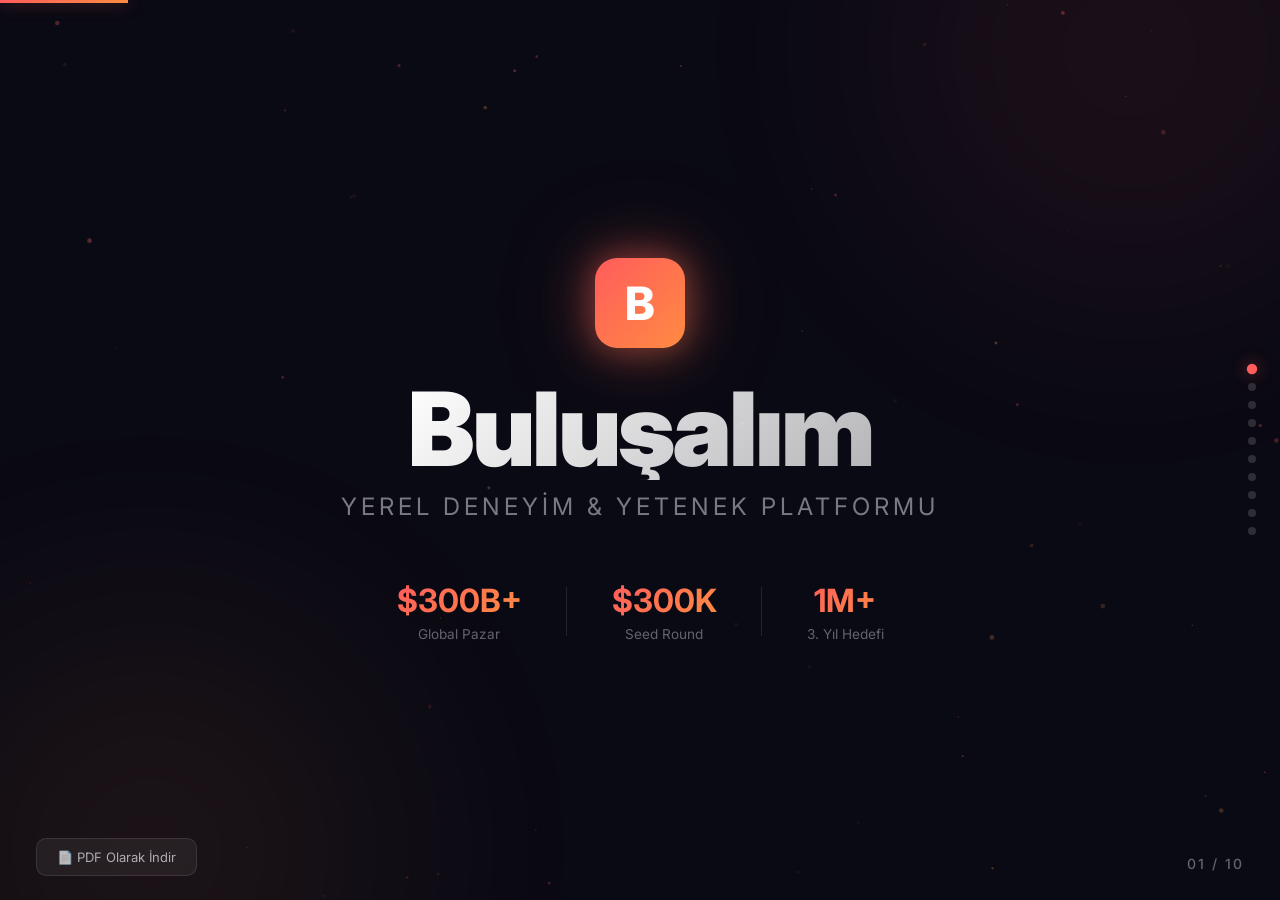
<file: sunum.html>
<!DOCTYPE html>
<html lang="tr">
<head>
<meta charset="UTF-8">
<meta name="viewport" content="width=device-width, initial-scale=1.0">
<title>Buluşalım — Yatırımcı Sunumu</title>
<meta name="description" content="Buluşalım: Yerel Deneyim & Yetenek Platformu — Yatırımcı Pitch Deck">
<link href="https://fonts.googleapis.com/css2?family=Inter:wght@300;400;500;600;700;800;900&display=swap" rel="stylesheet">
<style>
/* ─── RESET & BASE ───────────────────────────────── */
*, *::before, *::after { margin: 0; padding: 0; box-sizing: border-box; }
html { scroll-behavior: smooth; overflow: hidden; font-size: 16px; }
body {
  font-family: 'Inter', -apple-system, BlinkMacSystemFont, sans-serif;
  background: #0a0a14;
  color: #e8e8f0;
  overflow: hidden;
  -webkit-font-smoothing: antialiased;
}

/* ─── SLIDE CONTAINER ────────────────────────────── */
#deck {
  position: relative;
  width: 100vw;
  height: 100vh;
  overflow: hidden;
}

.slide {
  position: absolute;
  top: 0; left: 0;
  width: 100vw;
  height: 100vh;
  display: flex;
  flex-direction: column;
  align-items: center;
  justify-content: center;
  padding: 60px 80px;
  opacity: 0;
  visibility: hidden;
  transition: opacity 0.7s cubic-bezier(0.4, 0, 0.2, 1),
              transform 0.7s cubic-bezier(0.4, 0, 0.2, 1);
  transform: translateY(30px) scale(0.98);
  z-index: 0;
  overflow: hidden;
}

.slide.active {
  opacity: 1;
  visibility: visible;
  transform: translateY(0) scale(1);
  z-index: 10;
}

.slide.exit-up {
  opacity: 0;
  transform: translateY(-40px) scale(0.97);
}

/* ─── PARTICLE CANVAS ────────────────────────────── */
#particles-canvas {
  position: fixed;
  top: 0; left: 0;
  width: 100vw;
  height: 100vh;
  z-index: 0;
  pointer-events: none;
}

/* ─── TYPOGRAPHY ─────────────────────────────────── */
.slide-title {
  font-size: clamp(2.4rem, 5vw, 4.2rem);
  font-weight: 800;
  background: linear-gradient(135deg, #FF5C5C, #FF8C42);
  -webkit-background-clip: text;
  -webkit-text-fill-color: transparent;
  background-clip: text;
  margin-bottom: 50px;
  text-align: center;
  letter-spacing: -1px;
  line-height: 1.15;
}

.subtitle {
  font-size: clamp(1rem, 2vw, 1.4rem);
  color: rgba(232,232,240,0.6);
  font-weight: 400;
  text-align: center;
  max-width: 700px;
  line-height: 1.6;
}

/* ─── GLASSMORPHISM CARD ─────────────────────────── */
.glass-card {
  background: rgba(255,255,255,0.04);
  border: 1px solid rgba(255,255,255,0.08);
  border-radius: 20px;
  padding: 36px 32px;
  backdrop-filter: blur(20px);
  -webkit-backdrop-filter: blur(20px);
  transition: transform 0.35s ease, box-shadow 0.35s ease, border-color 0.35s ease;
}

.glass-card:hover {
  transform: translateY(-6px);
  box-shadow: 0 20px 60px rgba(255,92,92,0.12);
  border-color: rgba(255,92,92,0.2);
}

/* ─── UI CONTROLS ────────────────────────────────── */
#slide-counter {
  position: fixed;
  bottom: 28px;
  right: 36px;
  font-size: 14px;
  font-weight: 500;
  color: rgba(232,232,240,0.4);
  z-index: 100;
  letter-spacing: 2px;
}

#pdf-btn {
  position: fixed;
  bottom: 24px;
  left: 36px;
  background: rgba(255,255,255,0.06);
  border: 1px solid rgba(255,255,255,0.1);
  color: rgba(232,232,240,0.7);
  padding: 10px 20px;
  border-radius: 10px;
  font-size: 13px;
  font-family: 'Inter', sans-serif;
  cursor: pointer;
  z-index: 100;
  transition: all 0.3s ease;
  backdrop-filter: blur(10px);
}
#pdf-btn:hover {
  background: rgba(255,92,92,0.15);
  border-color: rgba(255,92,92,0.3);
  color: #fff;
}

/* Progress bar */
#progress-bar {
  position: fixed;
  top: 0; left: 0;
  height: 3px;
  background: linear-gradient(90deg, #FF5C5C, #FF8C42);
  z-index: 100;
  transition: width 0.5s cubic-bezier(0.4, 0, 0.2, 1);
  box-shadow: 0 0 15px rgba(255,92,92,0.5);
}

/* Navigation dots */
#nav-dots {
  position: fixed;
  right: 24px;
  top: 50%;
  transform: translateY(-50%);
  display: flex;
  flex-direction: column;
  gap: 10px;
  z-index: 100;
}
.nav-dot {
  width: 8px;
  height: 8px;
  border-radius: 50%;
  background: rgba(255,255,255,0.15);
  cursor: pointer;
  transition: all 0.3s ease;
  border: none;
  padding: 0;
}
.nav-dot.active {
  background: #FF5C5C;
  box-shadow: 0 0 12px rgba(255,92,92,0.5);
  transform: scale(1.3);
}
.nav-dot:hover { background: rgba(255,92,92,0.5); }

/* ─── SLIDE 1: COVER ────────────────────────────── */
.cover-logo {
  width: 90px;
  height: 90px;
  border-radius: 22px;
  background: linear-gradient(135deg, #FF5C5C, #FF8C42);
  display: flex;
  align-items: center;
  justify-content: center;
  font-size: 46px;
  font-weight: 800;
  color: #fff;
  margin-bottom: 30px;
  box-shadow: 0 0 60px rgba(255,92,92,0.35), 0 0 120px rgba(255,140,66,0.15);
  animation: logoPulseSubtle 4s ease-in-out infinite;
  position: relative;
}
.cover-logo::after {
  content: '';
  position: absolute;
  inset: -4px;
  border-radius: 26px;
  background: linear-gradient(135deg, #FF5C5C, #FF8C42);
  z-index: -1;
  opacity: 0.3;
  filter: blur(15px);
  animation: logoPulseSubtle 4s ease-in-out infinite alternate;
}

@keyframes logoPulseSubtle {
  0%, 100% { box-shadow: 0 0 40px rgba(255,92,92,0.3); }
  50% { box-shadow: 0 0 80px rgba(255,92,92,0.45), 0 0 120px rgba(255,140,66,0.2); }
}

.cover-title {
  font-size: clamp(3.5rem, 8vw, 6.5rem);
  font-weight: 900;
  letter-spacing: -3px;
  background: linear-gradient(135deg, #fff 0%, rgba(255,255,255,0.7) 100%);
  -webkit-background-clip: text;
  -webkit-text-fill-color: transparent;
  background-clip: text;
  margin-bottom: 12px;
  line-height: 1;
}

.cover-subtitle {
  font-size: clamp(1.1rem, 2.5vw, 1.5rem);
  color: rgba(232,232,240,0.5);
  font-weight: 400;
  margin-bottom: 60px;
  letter-spacing: 4px;
  text-transform: uppercase;
}

.cover-metrics {
  display: flex;
  gap: 50px;
  flex-wrap: wrap;
  justify-content: center;
}
.cover-metric {
  text-align: center;
  padding: 0 20px;
  position: relative;
}
.cover-metric:not(:last-child)::after {
  content: '';
  position: absolute;
  right: -25px;
  top: 10%;
  height: 80%;
  width: 1px;
  background: rgba(255,255,255,0.1);
}
.cover-metric-value {
  font-size: clamp(1.4rem, 3vw, 2rem);
  font-weight: 700;
  background: linear-gradient(135deg, #FF5C5C, #FF8C42);
  -webkit-background-clip: text;
  -webkit-text-fill-color: transparent;
  background-clip: text;
}
.cover-metric-label {
  font-size: 0.85rem;
  color: rgba(232,232,240,0.4);
  margin-top: 6px;
  font-weight: 400;
}

/* ─── SLIDE 2: PROBLEM ───────────────────────────── */
.slide-problem {
  background-image: url('https://images.unsplash.com/photo-1517457373958-b7bdd4587205?w=1920&q=80');
  background-size: cover;
  background-position: center;
}
.slide-problem::before {
  content: '';
  position: absolute;
  inset: 0;
  background: rgba(10,10,20,0.87);
  z-index: 1;
}
.slide-problem > * { position: relative; z-index: 2; }

.problem-title {
  font-size: clamp(3rem, 7vw, 5.5rem);
  font-weight: 900;
  color: #fff;
  margin-bottom: 60px;
  text-align: center;
  letter-spacing: -2px;
}

.problem-cards {
  display: flex;
  gap: 36px;
  max-width: 900px;
  width: 100%;
  flex-wrap: wrap;
  justify-content: center;
}
.problem-card {
  flex: 1 1 360px;
  max-width: 420px;
}
.problem-card-icon {
  font-size: 2.8rem;
  margin-bottom: 16px;
}
.problem-card-title {
  font-size: 1.2rem;
  font-weight: 700;
  color: #fff;
  margin-bottom: 10px;
}
.problem-card-text {
  font-size: 1rem;
  color: rgba(232,232,240,0.6);
  line-height: 1.6;
}

/* ─── SLIDE 3: SOLUTION ──────────────────────────── */
.phones-container {
  display: flex;
  gap: 36px;
  align-items: flex-start;
  flex-wrap: wrap;
  justify-content: center;
}
.phone-mockup {
  width: 200px;
  height: 380px;
  border-radius: 28px;
  background: #111122;
  border: 2px solid transparent;
  background-image: linear-gradient(#111122, #111122),
                    linear-gradient(135deg, #FF5C5C, #FF8C42);
  background-origin: border-box;
  background-clip: padding-box, border-box;
  padding: 20px 14px;
  display: flex;
  flex-direction: column;
  position: relative;
  overflow: hidden;
  transition: transform 0.4s ease, box-shadow 0.4s ease;
}
.phone-mockup:hover {
  transform: translateY(-10px) scale(1.03);
  box-shadow: 0 30px 80px rgba(255,92,92,0.15);
}
.phone-notch {
  width: 80px;
  height: 22px;
  background: #0a0a14;
  border-radius: 0 0 14px 14px;
  position: absolute;
  top: 0;
  left: 50%;
  transform: translateX(-50%);
}
.phone-content { margin-top: 30px; flex: 1; display: flex; flex-direction: column; gap: 10px; }

/* Phone 1 - search + cards */
.ph-search {
  height: 28px;
  border-radius: 14px;
  background: rgba(255,255,255,0.06);
  border: 1px solid rgba(255,255,255,0.08);
  display: flex;
  align-items: center;
  padding: 0 12px;
  font-size: 10px;
  color: rgba(255,255,255,0.3);
}
.ph-card {
  border-radius: 12px;
  background: rgba(255,255,255,0.04);
  border: 1px solid rgba(255,255,255,0.06);
  padding: 10px;
  display: flex;
  flex-direction: column;
  gap: 6px;
}
.ph-card-img {
  height: 50px;
  border-radius: 8px;
  background: linear-gradient(135deg, rgba(255,92,92,0.2), rgba(255,140,66,0.2));
}
.ph-card-title {
  font-size: 9px;
  font-weight: 600;
  color: rgba(255,255,255,0.7);
}
.ph-card-sub {
  font-size: 8px;
  color: rgba(255,255,255,0.35);
}

/* Phone 2 - detail */
.ph-hero {
  height: 110px;
  border-radius: 12px;
  background: linear-gradient(135deg, rgba(255,92,92,0.25), rgba(255,140,66,0.25));
  margin-bottom: 4px;
}
.ph-detail-title {
  font-size: 12px;
  font-weight: 700;
  color: #fff;
}
.ph-detail-sub {
  font-size: 9px;
  color: rgba(255,255,255,0.4);
}
.ph-book-btn {
  margin-top: auto;
  height: 32px;
  border-radius: 10px;
  background: linear-gradient(135deg, #FF5C5C, #FF8C42);
  display: flex;
  align-items: center;
  justify-content: center;
  font-size: 10px;
  font-weight: 700;
  color: #fff;
}

/* Phone 3 - chat */
.ph-bubble {
  padding: 8px 12px;
  border-radius: 14px;
  font-size: 9px;
  max-width: 85%;
  line-height: 1.4;
}
.ph-bubble.sent {
  background: linear-gradient(135deg, #FF5C5C, #FF8C42);
  color: #fff;
  align-self: flex-end;
  border-bottom-right-radius: 4px;
}
.ph-bubble.received {
  background: rgba(255,255,255,0.08);
  color: rgba(255,255,255,0.7);
  align-self: flex-start;
  border-bottom-left-radius: 4px;
}
.ph-chat-content {
  margin-top: 30px;
  flex: 1;
  display: flex;
  flex-direction: column;
  gap: 8px;
}

.phone-label {
  text-align: center;
  margin-top: 18px;
  font-size: 0.95rem;
  font-weight: 600;
  color: rgba(232,232,240,0.7);
}

/* ─── SLIDE 4: HOW IT WORKS ──────────────────────── */
.steps-row {
  display: flex;
  align-items: flex-start;
  gap: 0;
  position: relative;
  max-width: 900px;
  width: 100%;
  justify-content: center;
  flex-wrap: wrap;
}
.step-item {
  display: flex;
  flex-direction: column;
  align-items: center;
  width: 180px;
  position: relative;
  z-index: 2;
}
.step-circle {
  width: 72px;
  height: 72px;
  border-radius: 50%;
  background: rgba(255,255,255,0.04);
  border: 2px solid rgba(255,92,92,0.3);
  display: flex;
  align-items: center;
  justify-content: center;
  font-size: 1.8rem;
  margin-bottom: 16px;
  transition: all 0.4s ease;
  position: relative;
}
.step-item:hover .step-circle {
  border-color: #FF5C5C;
  box-shadow: 0 0 30px rgba(255,92,92,0.3);
  transform: scale(1.1);
}
.step-num {
  position: absolute;
  top: -8px;
  right: -8px;
  width: 22px;
  height: 22px;
  border-radius: 50%;
  background: linear-gradient(135deg, #FF5C5C, #FF8C42);
  display: flex;
  align-items: center;
  justify-content: center;
  font-size: 11px;
  font-weight: 700;
  color: #fff;
}
.step-title {
  font-size: 1rem;
  font-weight: 700;
  color: #fff;
  margin-bottom: 6px;
}
.step-desc {
  font-size: 0.82rem;
  color: rgba(232,232,240,0.45);
  text-align: center;
  line-height: 1.5;
}
.step-connector {
  position: absolute;
  top: 36px;
  left: 50%;
  transform: translateX(-50%);
  width: calc(100% - 200px);
  height: 2px;
  background: linear-gradient(90deg, rgba(255,92,92,0.2), rgba(255,140,66,0.3), rgba(255,92,92,0.2));
  z-index: 1;
}

/* ─── SLIDE 5: MARKET SIZE ───────────────────────── */
.market-circles {
  position: relative;
  width: 420px;
  height: 420px;
  display: flex;
  align-items: center;
  justify-content: center;
}
.market-ring {
  position: absolute;
  border-radius: 50%;
  display: flex;
  align-items: center;
  justify-content: center;
  flex-direction: column;
  transition: transform 0.5s ease;
}
.market-ring:hover { transform: scale(1.05); }
.market-ring.tam {
  width: 380px; height: 380px;
  border: 2px solid rgba(255,255,255,0.12);
  background: rgba(255,255,255,0.02);
}
.market-ring.sam {
  width: 260px; height: 260px;
  border: 2px solid rgba(255,140,66,0.5);
  background: rgba(255,140,66,0.06);
}
.market-ring.som {
  width: 140px; height: 140px;
  border: 2px solid #FF5C5C;
  background: rgba(255,92,92,0.1);
  box-shadow: 0 0 40px rgba(255,92,92,0.2), inset 0 0 30px rgba(255,92,92,0.1);
}
.market-label {
  font-size: 0.7rem;
  font-weight: 600;
  text-transform: uppercase;
  letter-spacing: 2px;
  color: rgba(232,232,240,0.5);
  margin-bottom: 4px;
}
.market-value {
  font-size: 1.3rem;
  font-weight: 800;
  color: #fff;
}
.tam-label {
  position: absolute;
  top: 25px;
  font-size: 0.75rem;
  color: rgba(255,255,255,0.4);
  font-weight: 500;
}
.tam-value {
  position: absolute;
  top: 44px;
  font-size: 1.1rem;
  font-weight: 700;
  color: rgba(255,255,255,0.7);
}

/* Entry animations for market circles */
.slide.active .market-ring.tam { animation: circleIn 0.8s ease-out both; }
.slide.active .market-ring.sam { animation: circleIn 0.8s 0.2s ease-out both; }
.slide.active .market-ring.som { animation: circleIn 0.8s 0.4s ease-out both; }
@keyframes circleIn {
  from { transform: scale(0); opacity: 0; }
  to { transform: scale(1); opacity: 1; }
}

/* ─── SLIDE 6: BUSINESS MODEL ────────────────────── */
.model-cards {
  display: flex;
  gap: 30px;
  max-width: 960px;
  flex-wrap: wrap;
  justify-content: center;
}
.model-card {
  flex: 1 1 260px;
  max-width: 300px;
  text-align: center;
}
.model-icon {
  font-size: 2.6rem;
  margin-bottom: 18px;
}
.model-title {
  font-size: 1.15rem;
  font-weight: 700;
  color: #fff;
  margin-bottom: 10px;
}
.model-desc {
  font-size: 0.9rem;
  color: rgba(232,232,240,0.5);
  line-height: 1.6;
}

/* ─── SLIDE 7: COMPETITION ───────────────────────── */
.comp-table-wrapper {
  max-width: 850px;
  width: 100%;
  overflow-x: auto;
}
.comp-table {
  width: 100%;
  border-collapse: separate;
  border-spacing: 0;
  font-size: 0.9rem;
}
.comp-table thead th {
  padding: 16px 20px;
  text-align: center;
  font-weight: 600;
  color: rgba(232,232,240,0.5);
  border-bottom: 1px solid rgba(255,255,255,0.08);
  font-size: 0.85rem;
  text-transform: uppercase;
  letter-spacing: 1px;
}
.comp-table thead th.highlight {
  background: linear-gradient(180deg, rgba(255,92,92,0.15), rgba(255,140,66,0.08));
  color: #FF8C42;
  border-radius: 12px 12px 0 0;
  border-bottom: none;
}
.comp-table tbody td {
  padding: 16px 20px;
  text-align: center;
  color: rgba(232,232,240,0.6);
  border-bottom: 1px solid rgba(255,255,255,0.04);
}
.comp-table tbody td:first-child {
  text-align: left;
  font-weight: 600;
  color: rgba(232,232,240,0.8);
}
.comp-table tbody td.highlight {
  background: rgba(255,92,92,0.06);
  color: #fff;
  font-weight: 600;
}
.comp-table tbody tr:last-child td.highlight {
  border-radius: 0 0 12px 12px;
}
.check { color: #4ade80; }
.cross { color: rgba(255,255,255,0.2); }

/* ─── SLIDE 8: GROWTH ────────────────────────────── */
.growth-bars {
  width: 100%;
  max-width: 700px;
  display: flex;
  flex-direction: column;
  gap: 36px;
}
.growth-row {
  display: flex;
  align-items: center;
  gap: 20px;
}
.growth-label {
  width: 55px;
  font-size: 1rem;
  font-weight: 700;
  color: rgba(232,232,240,0.6);
  text-align: right;
  flex-shrink: 0;
}
.growth-bar-track {
  flex: 1;
  height: 48px;
  background: rgba(255,255,255,0.04);
  border-radius: 14px;
  overflow: hidden;
  position: relative;
}
.growth-bar-fill {
  height: 100%;
  border-radius: 14px;
  background: linear-gradient(90deg, #FF5C5C, #FF8C42);
  display: flex;
  align-items: center;
  justify-content: flex-end;
  padding-right: 18px;
  font-size: 0.85rem;
  font-weight: 700;
  color: #fff;
  width: 0;
  transition: width 1.2s cubic-bezier(0.25, 0.46, 0.45, 0.94);
}
.growth-bar-fill.animate { /* widths set inline */ }
.growth-stats {
  width: 100px;
  text-align: right;
  flex-shrink: 0;
}
.growth-users {
  font-size: 0.95rem;
  font-weight: 700;
  color: #fff;
}
.growth-revenue {
  font-size: 0.8rem;
  color: rgba(255,140,66,0.8);
  font-weight: 500;
}

/* ─── SLIDE 9: INVESTMENT ────────────────────────── */
.invest-amount {
  font-size: clamp(3rem, 8vw, 6rem);
  font-weight: 900;
  background: linear-gradient(135deg, #FF5C5C, #FF8C42);
  -webkit-background-clip: text;
  -webkit-text-fill-color: transparent;
  background-clip: text;
  margin-bottom: 50px;
  letter-spacing: -2px;
}

.donut-container {
  display: flex;
  align-items: center;
  gap: 50px;
  flex-wrap: wrap;
  justify-content: center;
}
.donut-chart {
  width: 200px;
  height: 200px;
  border-radius: 50%;
  background: conic-gradient(
    #FF5C5C 0deg 144deg,
    #FF8C42 144deg 306deg,
    #4a9eff 306deg 360deg
  );
  display: flex;
  align-items: center;
  justify-content: center;
  position: relative;
  box-shadow: 0 0 50px rgba(255,92,92,0.15);
}
.donut-hole {
  width: 120px;
  height: 120px;
  border-radius: 50%;
  background: #0a0a14;
  display: flex;
  align-items: center;
  justify-content: center;
  flex-direction: column;
}
.donut-center-text {
  font-size: 0.8rem;
  color: rgba(232,232,240,0.5);
  font-weight: 500;
}
.donut-center-value {
  font-size: 1.1rem;
  font-weight: 700;
  color: #fff;
}

.donut-legend {
  display: flex;
  flex-direction: column;
  gap: 14px;
}
.legend-item {
  display: flex;
  align-items: center;
  gap: 12px;
  font-size: 0.95rem;
  color: rgba(232,232,240,0.7);
}
.legend-dot {
  width: 14px;
  height: 14px;
  border-radius: 4px;
  flex-shrink: 0;
}

.runway-badge {
  margin-top: 40px;
  padding: 12px 32px;
  border-radius: 50px;
  background: rgba(255,92,92,0.1);
  border: 1px solid rgba(255,92,92,0.25);
  font-size: 1rem;
  font-weight: 600;
  color: #FF8C42;
  letter-spacing: 1px;
}

/* ─── SLIDE 10: CTA ──────────────────────────────── */
.cta-logo {
  width: 100px;
  height: 100px;
  border-radius: 26px;
  background: linear-gradient(135deg, #FF5C5C, #FF8C42);
  display: flex;
  align-items: center;
  justify-content: center;
  font-size: 52px;
  font-weight: 800;
  color: #fff;
  margin-bottom: 30px;
  animation: ctaPulse 2.5s ease-in-out infinite;
  box-shadow: 0 0 60px rgba(255,92,92,0.3);
}
@keyframes ctaPulse {
  0%, 100% { box-shadow: 0 0 40px rgba(255,92,92,0.3), 0 0 80px rgba(255,92,92,0.1); transform: scale(1); }
  50% { box-shadow: 0 0 60px rgba(255,92,92,0.5), 0 0 120px rgba(255,92,92,0.2); transform: scale(1.05); }
}

.cta-title {
  font-size: clamp(2.5rem, 6vw, 4.5rem);
  font-weight: 900;
  color: #fff;
  margin-bottom: 40px;
  letter-spacing: -2px;
}

.cta-buttons {
  display: flex;
  gap: 20px;
  margin-bottom: 40px;
  flex-wrap: wrap;
  justify-content: center;
}
.cta-btn {
  padding: 16px 36px;
  border-radius: 14px;
  font-size: 1.05rem;
  font-weight: 700;
  font-family: 'Inter', sans-serif;
  cursor: pointer;
  transition: all 0.3s ease;
  border: none;
  text-decoration: none;
}
.cta-btn.primary {
  background: linear-gradient(135deg, #FF5C5C, #FF8C42);
  color: #fff;
  box-shadow: 0 8px 30px rgba(255,92,92,0.3);
}
.cta-btn.primary:hover {
  transform: translateY(-3px);
  box-shadow: 0 14px 40px rgba(255,92,92,0.45);
}
.cta-btn.secondary {
  background: rgba(255,255,255,0.06);
  border: 1px solid rgba(255,255,255,0.12);
  color: #e8e8f0;
}
.cta-btn.secondary:hover {
  background: rgba(255,255,255,0.1);
  border-color: rgba(255,92,92,0.3);
  transform: translateY(-3px);
}

.cta-tagline {
  font-size: 1.1rem;
  color: rgba(232,232,240,0.35);
  letter-spacing: 6px;
  font-weight: 500;
  text-transform: uppercase;
}

/* ─── ANIMATIONS ─────────────────────────────────── */
.fade-in-up {
  opacity: 0;
  transform: translateY(30px);
  transition: opacity 0.6s ease, transform 0.6s ease;
}
.slide.active .fade-in-up { opacity: 1; transform: translateY(0); }
.slide.active .fade-in-up:nth-child(1) { transition-delay: 0.1s; }
.slide.active .fade-in-up:nth-child(2) { transition-delay: 0.25s; }
.slide.active .fade-in-up:nth-child(3) { transition-delay: 0.4s; }
.slide.active .fade-in-up:nth-child(4) { transition-delay: 0.55s; }

/* ─── AMBIENT GLOW ───────────────────────────────── */
.ambient-glow {
  position: absolute;
  width: 500px;
  height: 500px;
  border-radius: 50%;
  filter: blur(120px);
  opacity: 0.07;
  pointer-events: none;
}
.glow-1 {
  background: #FF5C5C;
  top: -200px;
  right: -100px;
}
.glow-2 {
  background: #FF8C42;
  bottom: -200px;
  left: -100px;
}

/* ─── PRINT CSS ──────────────────────────────────── */
@media print {
  html, body { overflow: visible; height: auto; }
  #deck { height: auto; overflow: visible; }
  .slide {
    position: relative !important;
    opacity: 1 !important;
    visibility: visible !important;
    transform: none !important;
    page-break-after: always;
    height: 100vh;
    break-inside: avoid;
  }
  #particles-canvas, #pdf-btn, #slide-counter, #progress-bar, #nav-dots { display: none !important; }
  .ambient-glow { display: none; }
  @page { size: landscape; margin: 0; }
}

/* ─── RESPONSIVE ─────────────────────────────────── */
@media (max-width: 768px) {
  .slide { padding: 40px 24px; }
  .phones-container { gap: 20px; }
  .phone-mockup { width: 150px; height: 290px; }
  .problem-cards { gap: 20px; }
  .steps-row { gap: 10px; }
  .step-item { width: 140px; }
  .step-connector { display: none; }
  .market-circles { width: 300px; height: 300px; }
  .market-ring.tam { width: 280px; height: 280px; }
  .market-ring.sam { width: 190px; height: 190px; }
  .market-ring.som { width: 110px; height: 110px; }
  .cover-metrics { gap: 24px; }
  .comp-table { font-size: 0.78rem; }
  #nav-dots { display: none; }
}
</style>
</head>
<body>

<canvas id="particles-canvas"></canvas>

<div id="progress-bar"></div>

<div id="nav-dots"></div>

<div id="deck">

  <!-- ═══ SLIDE 1: COVER ═══ -->
  <section class="slide active" data-slide="0">
    <div class="ambient-glow glow-1"></div>
    <div class="ambient-glow glow-2"></div>
    <div class="cover-logo fade-in-up">B</div>
    <h1 class="cover-title fade-in-up">Buluşalım</h1>
    <p class="cover-subtitle fade-in-up">Yerel Deneyim & Yetenek Platformu</p>
    <div class="cover-metrics fade-in-up">
      <div class="cover-metric">
        <div class="cover-metric-value">$300B+</div>
        <div class="cover-metric-label">Global Pazar</div>
      </div>
      <div class="cover-metric">
        <div class="cover-metric-value">$300K</div>
        <div class="cover-metric-label">Seed Round</div>
      </div>
      <div class="cover-metric">
        <div class="cover-metric-value">1M+</div>
        <div class="cover-metric-label">3. Yıl Hedefi</div>
      </div>
    </div>
  </section>

  <!-- ═══ SLIDE 2: PROBLEM ═══ -->
  <section class="slide slide-problem" data-slide="1">
    <h2 class="problem-title fade-in-up">Bugün Ne Yapsam?</h2>
    <div class="problem-cards">
      <div class="glass-card problem-card fade-in-up">
        <div class="problem-card-icon">😔</div>
        <div class="problem-card-title">Tüketici Sorunu</div>
        <p class="problem-card-text">Lokal etkinlikleri tek bir yerde bulamıyor. Arama motoru, sosyal medya ve arkadaş tavsiyeleri arasında kayboluyorlar.</p>
      </div>
      <div class="glass-card problem-card fade-in-up">
        <div class="problem-card-icon">🎨</div>
        <div class="problem-card-title">Yetenek Sorunu</div>
        <p class="problem-card-text">Yeteneklerini gelire dönüştüremiyor. Yoga eğitmenleri, şefler, sanatçılar kitlelere ulaşamıyor.</p>
      </div>
    </div>
  </section>

  <!-- ═══ SLIDE 3: SOLUTION ═══ -->
  <section class="slide" data-slide="2">
    <div class="ambient-glow glow-1"></div>
    <h2 class="slide-title fade-in-up">Buluşalım ile Tanış</h2>
    <div class="phones-container fade-in-up">
      <!-- Phone 1: Discover -->
      <div>
        <div class="phone-mockup">
          <div class="phone-notch"></div>
          <div class="phone-content">
            <div class="ph-search">🔍 Etkinlik ara…</div>
            <div class="ph-card">
              <div class="ph-card-img"></div>
              <div class="ph-card-title">Seramik Atölyesi</div>
              <div class="ph-card-sub">📍 Kadıköy · ⭐ 4.9</div>
            </div>
            <div class="ph-card">
              <div class="ph-card-img" style="background: linear-gradient(135deg, rgba(74,158,255,0.2), rgba(140,92,255,0.2));"></div>
              <div class="ph-card-title">Fotoğraf Turu</div>
              <div class="ph-card-sub">📍 Balat · ⭐ 4.8</div>
            </div>
          </div>
        </div>
        <div class="phone-label">Keşfet</div>
      </div>
      <!-- Phone 2: Book -->
      <div>
        <div class="phone-mockup">
          <div class="phone-notch"></div>
          <div class="phone-content">
            <div class="ph-hero"></div>
            <div class="ph-detail-title">Seramik Atölyesi</div>
            <div class="ph-detail-sub">Elif K. · 2 saat · ₺250</div>
            <div style="display:flex; gap:4px; margin-top:6px;">
              <span style="font-size:9px; background:rgba(255,92,92,0.15); padding:3px 8px; border-radius:20px; color:#FF8C42;">🎨 Sanat</span>
              <span style="font-size:9px; background:rgba(255,255,255,0.06); padding:3px 8px; border-radius:20px; color:rgba(255,255,255,0.5);">📍 Kadıköy</span>
            </div>
            <div class="ph-book-btn">Rezerve Et</div>
          </div>
        </div>
        <div class="phone-label">Rezerve Et</div>
      </div>
      <!-- Phone 3: Chat -->
      <div>
        <div class="phone-mockup">
          <div class="phone-notch"></div>
          <div class="ph-chat-content" style="padding: 0 14px;">
            <div class="ph-bubble received">Merhaba! Atölye hakkında sormak istediğiniz bir şey var mı? 😊</div>
            <div class="ph-bubble sent">Merhaba! Malzemeleri getirmemiz gerekiyor mu?</div>
            <div class="ph-bubble received">Hayır, tüm malzemeler dahil! Sadece kendinizi getirin 🎉</div>
            <div class="ph-bubble sent">Harika, teşekkürler! ❤️</div>
          </div>
        </div>
        <div class="phone-label">Sohbet Et</div>
      </div>
    </div>
  </section>

  <!-- ═══ SLIDE 4: HOW IT WORKS ═══ -->
  <section class="slide" data-slide="3">
    <div class="ambient-glow glow-2"></div>
    <h2 class="slide-title fade-in-up">Nasıl Çalışır?</h2>
    <div class="steps-row fade-in-up">
      <div class="step-connector"></div>
      <div class="step-item">
        <div class="step-circle">🔍<span class="step-num">1</span></div>
        <div class="step-title">Keşfet</div>
        <div class="step-desc">Yakınındaki etkinlikleri ve yetenekleri keşfet</div>
      </div>
      <div class="step-item">
        <div class="step-circle">❤️<span class="step-num">2</span></div>
        <div class="step-title">Seç</div>
        <div class="step-desc">İlgini çeken deneyimi seç ve detayları incele</div>
      </div>
      <div class="step-item">
        <div class="step-circle">🎫<span class="step-num">3</span></div>
        <div class="step-title">Katıl</div>
        <div class="step-desc">Güvenle rezervasyon yap ve deneyime katıl</div>
      </div>
      <div class="step-item">
        <div class="step-circle">🌟<span class="step-num">4</span></div>
        <div class="step-title">Paylaş</div>
        <div class="step-desc">Deneyimini değerlendir ve toplulukla paylaş</div>
      </div>
    </div>
  </section>

  <!-- ═══ SLIDE 5: MARKET SIZE ═══ -->
  <section class="slide" data-slide="4">
    <h2 class="slide-title fade-in-up">Pazar Büyüklüğü</h2>
    <div class="market-circles fade-in-up">
      <div class="market-ring tam">
        <span class="tam-label">TAM</span>
        <span class="tam-value">$300B+</span>
      </div>
      <div class="market-ring sam">
        <div class="market-label">SAM</div>
        <div class="market-value">$1.2B</div>
      </div>
      <div class="market-ring som">
        <div class="market-label">SOM</div>
        <div class="market-value">$60M</div>
      </div>
    </div>
  </section>

  <!-- ═══ SLIDE 6: BUSINESS MODEL ═══ -->
  <section class="slide" data-slide="5">
    <div class="ambient-glow glow-1"></div>
    <h2 class="slide-title fade-in-up">İş Modeli</h2>
    <div class="model-cards fade-in-up">
      <div class="glass-card model-card">
        <div class="model-icon">💸</div>
        <div class="model-title">Komisyon %10-15</div>
        <p class="model-desc">Her başarılı rezervasyondan komisyon. Deneyim sağlayıcı ve tüketici arasında güvenli ödeme.</p>
      </div>
      <div class="glass-card model-card">
        <div class="model-icon">🚀</div>
        <div class="model-title">Öne Çıkarma</div>
        <p class="model-desc">Deneyim sağlayıcıları için premium listeleme ve arama sonuçlarında üst sıra garantisi.</p>
      </div>
      <div class="glass-card model-card">
        <div class="model-icon">⭐</div>
        <div class="model-title">Buluşalım Pro</div>
        <p class="model-desc">Profesyonel araçlar, analitik dashboard ve öncelikli destek abonelik paketi.</p>
      </div>
    </div>
  </section>

  <!-- ═══ SLIDE 7: COMPETITION ═══ -->
  <section class="slide" data-slide="6">
    <h2 class="slide-title fade-in-up">Rekabet Avantajı</h2>
    <div class="comp-table-wrapper fade-in-up">
      <table class="comp-table">
        <thead>
          <tr>
            <th>Özellik</th>
            <th>Airbnb Exp.</th>
            <th>Meetup</th>
            <th>Eventbrite</th>
            <th class="highlight">Buluşalım</th>
          </tr>
        </thead>
        <tbody>
          <tr>
            <td>Yerel Odaklı 🇹🇷</td>
            <td class="cross">✗</td>
            <td class="cross">✗</td>
            <td class="cross">✗</td>
            <td class="highlight check">✓</td>
          </tr>
          <tr>
            <td>Yetenek Platformu</td>
            <td class="cross">✗</td>
            <td class="cross">✗</td>
            <td class="cross">✗</td>
            <td class="highlight check">✓</td>
          </tr>
          <tr>
            <td>Anlık Mesajlaşma</td>
            <td class="cross">✗</td>
            <td class="cross">✗</td>
            <td class="cross">✗</td>
            <td class="highlight check">✓</td>
          </tr>
          <tr>
            <td>Mikro Etkinlikler</td>
            <td class="check">✓</td>
            <td class="check">✓</td>
            <td class="cross">✗</td>
            <td class="highlight check">✓</td>
          </tr>
          <tr>
            <td>Güvenli Ödeme</td>
            <td class="check">✓</td>
            <td class="cross">✗</td>
            <td class="check">✓</td>
            <td class="highlight check">✓</td>
          </tr>
          <tr>
            <td>Türkçe Destek</td>
            <td class="cross">✗</td>
            <td class="cross">✗</td>
            <td class="cross">✗</td>
            <td class="highlight check">✓</td>
          </tr>
        </tbody>
      </table>
    </div>
  </section>

  <!-- ═══ SLIDE 8: GROWTH ═══ -->
  <section class="slide" data-slide="7">
    <div class="ambient-glow glow-2"></div>
    <h2 class="slide-title fade-in-up">3 Yıllık Büyüme</h2>
    <div class="growth-bars fade-in-up">
      <div class="growth-row">
        <div class="growth-label">Y1</div>
        <div class="growth-bar-track">
          <div class="growth-bar-fill" data-width="20%">50K</div>
        </div>
        <div class="growth-stats">
          <div class="growth-users">50K Kullanıcı</div>
          <div class="growth-revenue">$150K Gelir</div>
        </div>
      </div>
      <div class="growth-row">
        <div class="growth-label">Y2</div>
        <div class="growth-bar-track">
          <div class="growth-bar-fill" data-width="55%">250K</div>
        </div>
        <div class="growth-stats">
          <div class="growth-users">250K Kullanıcı</div>
          <div class="growth-revenue">$800K Gelir</div>
        </div>
      </div>
      <div class="growth-row">
        <div class="growth-label">Y3</div>
        <div class="growth-bar-track">
          <div class="growth-bar-fill" data-width="100%">1M+</div>
        </div>
        <div class="growth-stats">
          <div class="growth-users">1M+ Kullanıcı</div>
          <div class="growth-revenue">$3.5M+ Gelir</div>
        </div>
      </div>
    </div>
  </section>

  <!-- ═══ SLIDE 9: INVESTMENT ═══ -->
  <section class="slide" data-slide="8">
    <h2 class="slide-title fade-in-up">Yatırım Talebi</h2>
    <div class="invest-amount fade-in-up">$300,000</div>
    <div class="donut-container fade-in-up">
      <div class="donut-chart">
        <div class="donut-hole">
          <div class="donut-center-text">Seed Round</div>
          <div class="donut-center-value">$300K</div>
        </div>
      </div>
      <div class="donut-legend">
        <div class="legend-item">
          <div class="legend-dot" style="background: #FF5C5C;"></div>
          <span><strong>40%</strong> — Ürün Geliştirme</span>
        </div>
        <div class="legend-item">
          <div class="legend-dot" style="background: #FF8C42;"></div>
          <span><strong>45%</strong> — Pazarlama & Büyüme</span>
        </div>
        <div class="legend-item">
          <div class="legend-dot" style="background: #4a9eff;"></div>
          <span><strong>15%</strong> — Operasyon</span>
        </div>
      </div>
    </div>
    <div class="runway-badge fade-in-up">🛤️ 18 Ay Runway</div>
  </section>

  <!-- ═══ SLIDE 10: CTA ═══ -->
  <section class="slide" data-slide="9">
    <div class="ambient-glow glow-1"></div>
    <div class="ambient-glow glow-2"></div>
    <div class="cta-logo fade-in-up">B</div>
    <h2 class="cta-title fade-in-up">Deneyimi Başlat</h2>
    <div class="cta-buttons fade-in-up">
      <a href="#" class="cta-btn primary">🚀 Canlı Demo</a>
      <a href="mailto:hello@bulusalim.com" class="cta-btn secondary">📧 İletişim</a>
    </div>
    <div class="cta-tagline fade-in-up">Keşfet · Katıl · Buluş</div>
  </section>

</div>

<div id="slide-counter">01 / 10</div>
<button id="pdf-btn" onclick="window.print()">📄 PDF Olarak İndir</button>

<script>
// ─── PARTICLES ───────────────────────────────────────
const canvas = document.getElementById('particles-canvas');
const ctx = canvas.getContext('2d');
let particles = [];
const PARTICLE_COUNT = 60;

function resizeCanvas() {
  canvas.width = window.innerWidth;
  canvas.height = window.innerHeight;
}
resizeCanvas();
window.addEventListener('resize', resizeCanvas);

class Particle {
  constructor() {
    this.reset();
  }
  reset() {
    this.x = Math.random() * canvas.width;
    this.y = Math.random() * canvas.height;
    this.size = Math.random() * 2 + 0.5;
    this.speedX = (Math.random() - 0.5) * 0.4;
    this.speedY = (Math.random() - 0.5) * 0.4;
    this.opacity = Math.random() * 0.3 + 0.05;
    this.hue = Math.random() > 0.5 ? 0 : 25; // red or orange
  }
  update() {
    this.x += this.speedX;
    this.y += this.speedY;
    if (this.x < 0 || this.x > canvas.width) this.speedX *= -1;
    if (this.y < 0 || this.y > canvas.height) this.speedY *= -1;
  }
  draw() {
    ctx.beginPath();
    ctx.arc(this.x, this.y, this.size, 0, Math.PI * 2);
    ctx.fillStyle = `hsla(${this.hue}, 80%, 65%, ${this.opacity})`;
    ctx.fill();
  }
}

for (let i = 0; i < PARTICLE_COUNT; i++) {
  particles.push(new Particle());
}

function drawLines() {
  for (let i = 0; i < particles.length; i++) {
    for (let j = i + 1; j < particles.length; j++) {
      const dx = particles[i].x - particles[j].x;
      const dy = particles[i].y - particles[j].y;
      const dist = Math.sqrt(dx * dx + dy * dy);
      if (dist < 150) {
        ctx.beginPath();
        ctx.moveTo(particles[i].x, particles[i].y);
        ctx.lineTo(particles[j].x, particles[j].y);
        ctx.strokeStyle = `rgba(255,92,92,${0.03 * (1 - dist / 150)})`;
        ctx.lineWidth = 0.5;
        ctx.stroke();
      }
    }
  }
}

function animateParticles() {
  ctx.clearRect(0, 0, canvas.width, canvas.height);
  particles.forEach(p => { p.update(); p.draw(); });
  drawLines();
  requestAnimationFrame(animateParticles);
}
animateParticles();

// ─── SLIDE ENGINE ────────────────────────────────────
const slides = document.querySelectorAll('.slide');
const counter = document.getElementById('slide-counter');
const progressBar = document.getElementById('progress-bar');
const navDotsContainer = document.getElementById('nav-dots');
const totalSlides = slides.length;
let currentSlide = 0;
let isAnimating = false;

// Create nav dots
for (let i = 0; i < totalSlides; i++) {
  const dot = document.createElement('button');
  dot.className = 'nav-dot' + (i === 0 ? ' active' : '');
  dot.addEventListener('click', () => goToSlide(i));
  navDotsContainer.appendChild(dot);
}
const navDots = document.querySelectorAll('.nav-dot');

function updateUI() {
  counter.textContent = String(currentSlide + 1).padStart(2, '0') + ' / ' + String(totalSlides).padStart(2, '0');
  progressBar.style.width = ((currentSlide + 1) / totalSlides * 100) + '%';
  navDots.forEach((d, i) => d.classList.toggle('active', i === currentSlide));
}

function goToSlide(index) {
  if (isAnimating || index === currentSlide || index < 0 || index >= totalSlides) return;
  isAnimating = true;

  const prev = slides[currentSlide];
  const next = slides[index];
  const direction = index > currentSlide ? 1 : -1;

  // Exit current
  prev.classList.remove('active');
  prev.classList.add(direction > 0 ? 'exit-up' : '');

  // Enter next
  next.style.transform = direction > 0 ? 'translateY(40px) scale(0.98)' : 'translateY(-40px) scale(0.98)';
  next.classList.add('active');

  // Remove exit class after transition
  setTimeout(() => {
    prev.classList.remove('exit-up');
    prev.style.transform = '';
    next.style.transform = '';
    isAnimating = false;
  }, 700);

  currentSlide = index;
  updateUI();
  triggerSlideAnimations(index);
}

function nextSlide() { goToSlide(currentSlide + 1); }
function prevSlide() { goToSlide(currentSlide - 1); }

// Growth bar animation
function triggerSlideAnimations(index) {
  if (index === 7) { // Growth slide
    setTimeout(() => {
      document.querySelectorAll('.growth-bar-fill').forEach(bar => {
        bar.style.width = bar.dataset.width;
      });
    }, 300);
  }
}

// Keyboard
document.addEventListener('keydown', e => {
  if (e.key === 'ArrowDown' || e.key === 'ArrowRight' || e.key === ' ') { e.preventDefault(); nextSlide(); }
  if (e.key === 'ArrowUp' || e.key === 'ArrowLeft') { e.preventDefault(); prevSlide(); }
  if (e.key === 'Home') { e.preventDefault(); goToSlide(0); }
  if (e.key === 'End') { e.preventDefault(); goToSlide(totalSlides - 1); }
});

// Click navigation
document.addEventListener('click', e => {
  if (e.target.closest('#pdf-btn') || e.target.closest('.nav-dot') || e.target.closest('.cta-btn')) return;
  if (e.clientX > window.innerWidth * 0.3) nextSlide();
  else prevSlide();
});

// Mouse wheel
let wheelTimeout = false;
document.addEventListener('wheel', e => {
  if (wheelTimeout) return;
  wheelTimeout = true;
  if (e.deltaY > 0) nextSlide();
  else prevSlide();
  setTimeout(() => wheelTimeout = false, 800);
}, { passive: true });

// Touch swipe
let touchStartY = 0;
let touchStartX = 0;
document.addEventListener('touchstart', e => {
  touchStartY = e.touches[0].clientY;
  touchStartX = e.touches[0].clientX;
}, { passive: true });
document.addEventListener('touchend', e => {
  const dy = touchStartY - e.changedTouches[0].clientY;
  const dx = touchStartX - e.changedTouches[0].clientX;
  if (Math.abs(dy) > Math.abs(dx) && Math.abs(dy) > 50) {
    if (dy > 0) nextSlide(); else prevSlide();
  } else if (Math.abs(dx) > 50) {
    if (dx > 0) nextSlide(); else prevSlide();
  }
}, { passive: true });

// Init
updateUI();
</script>
</body>
</html>
</file>
